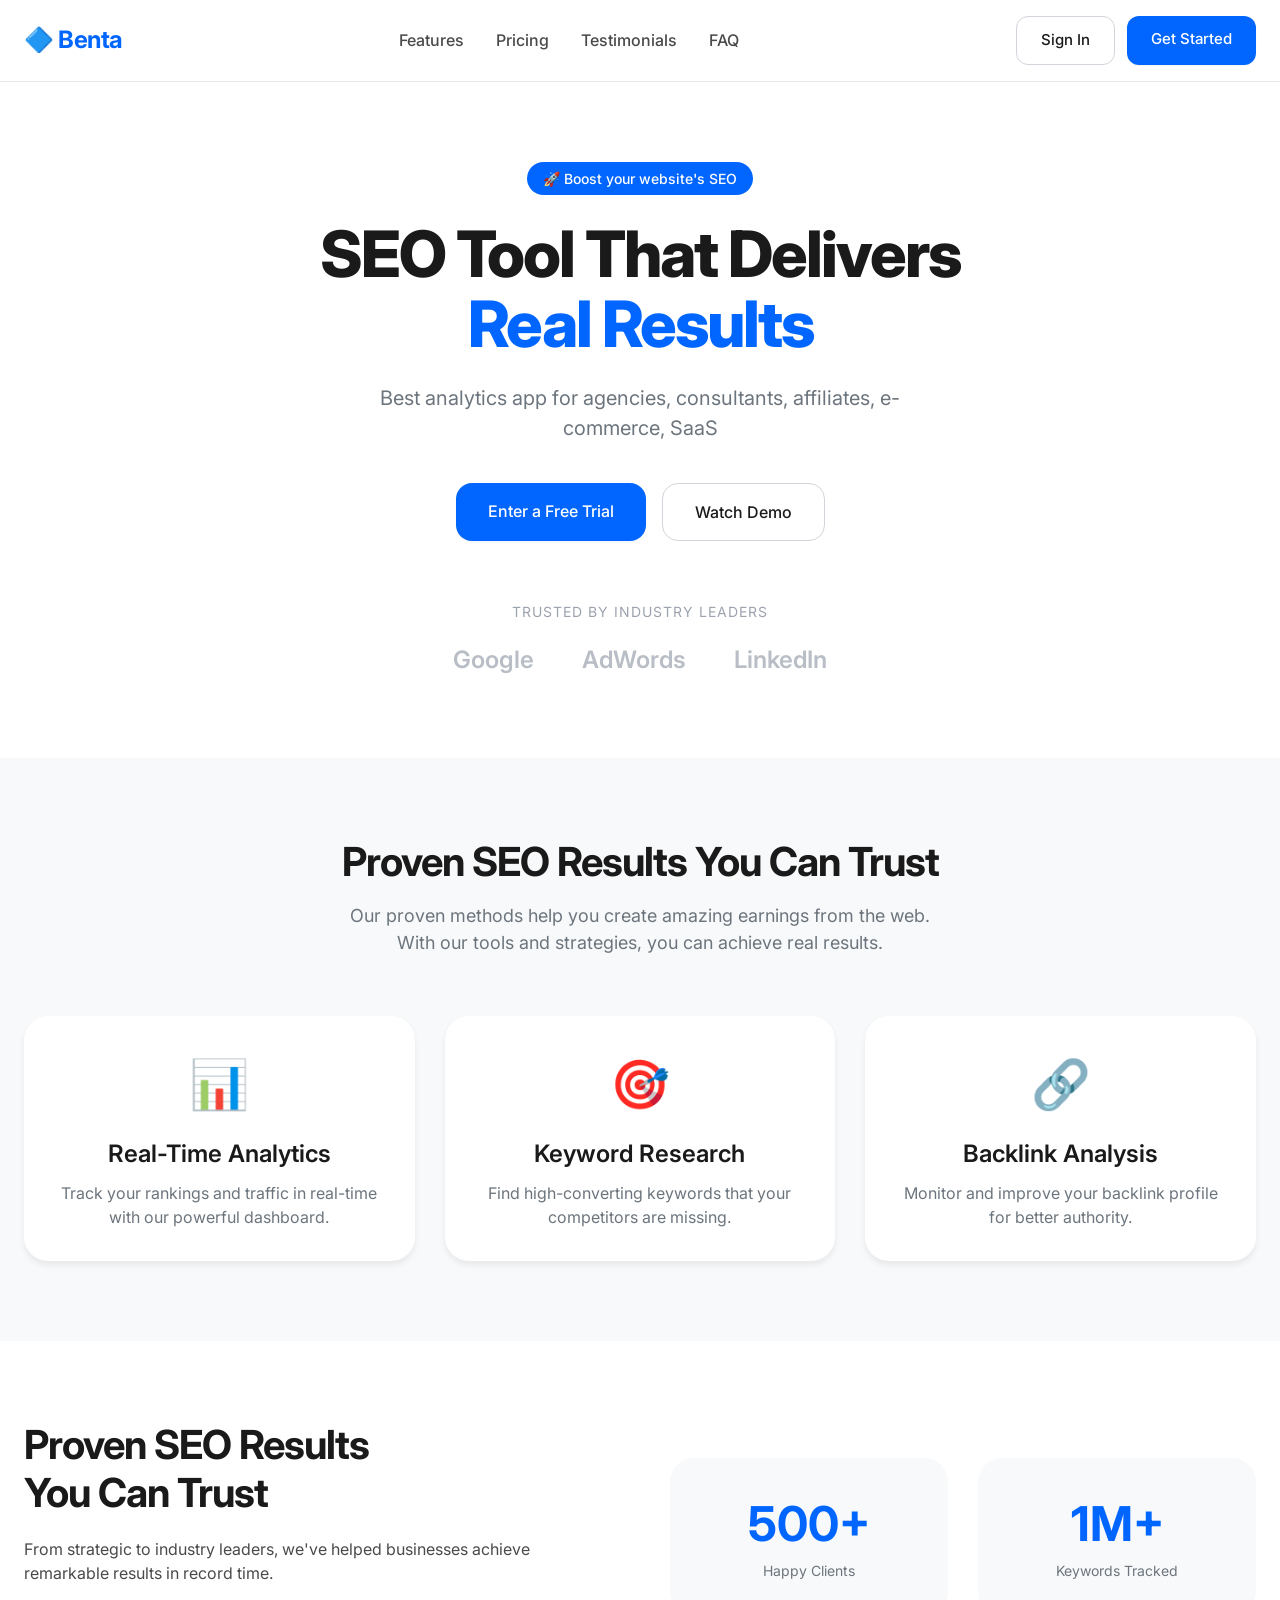
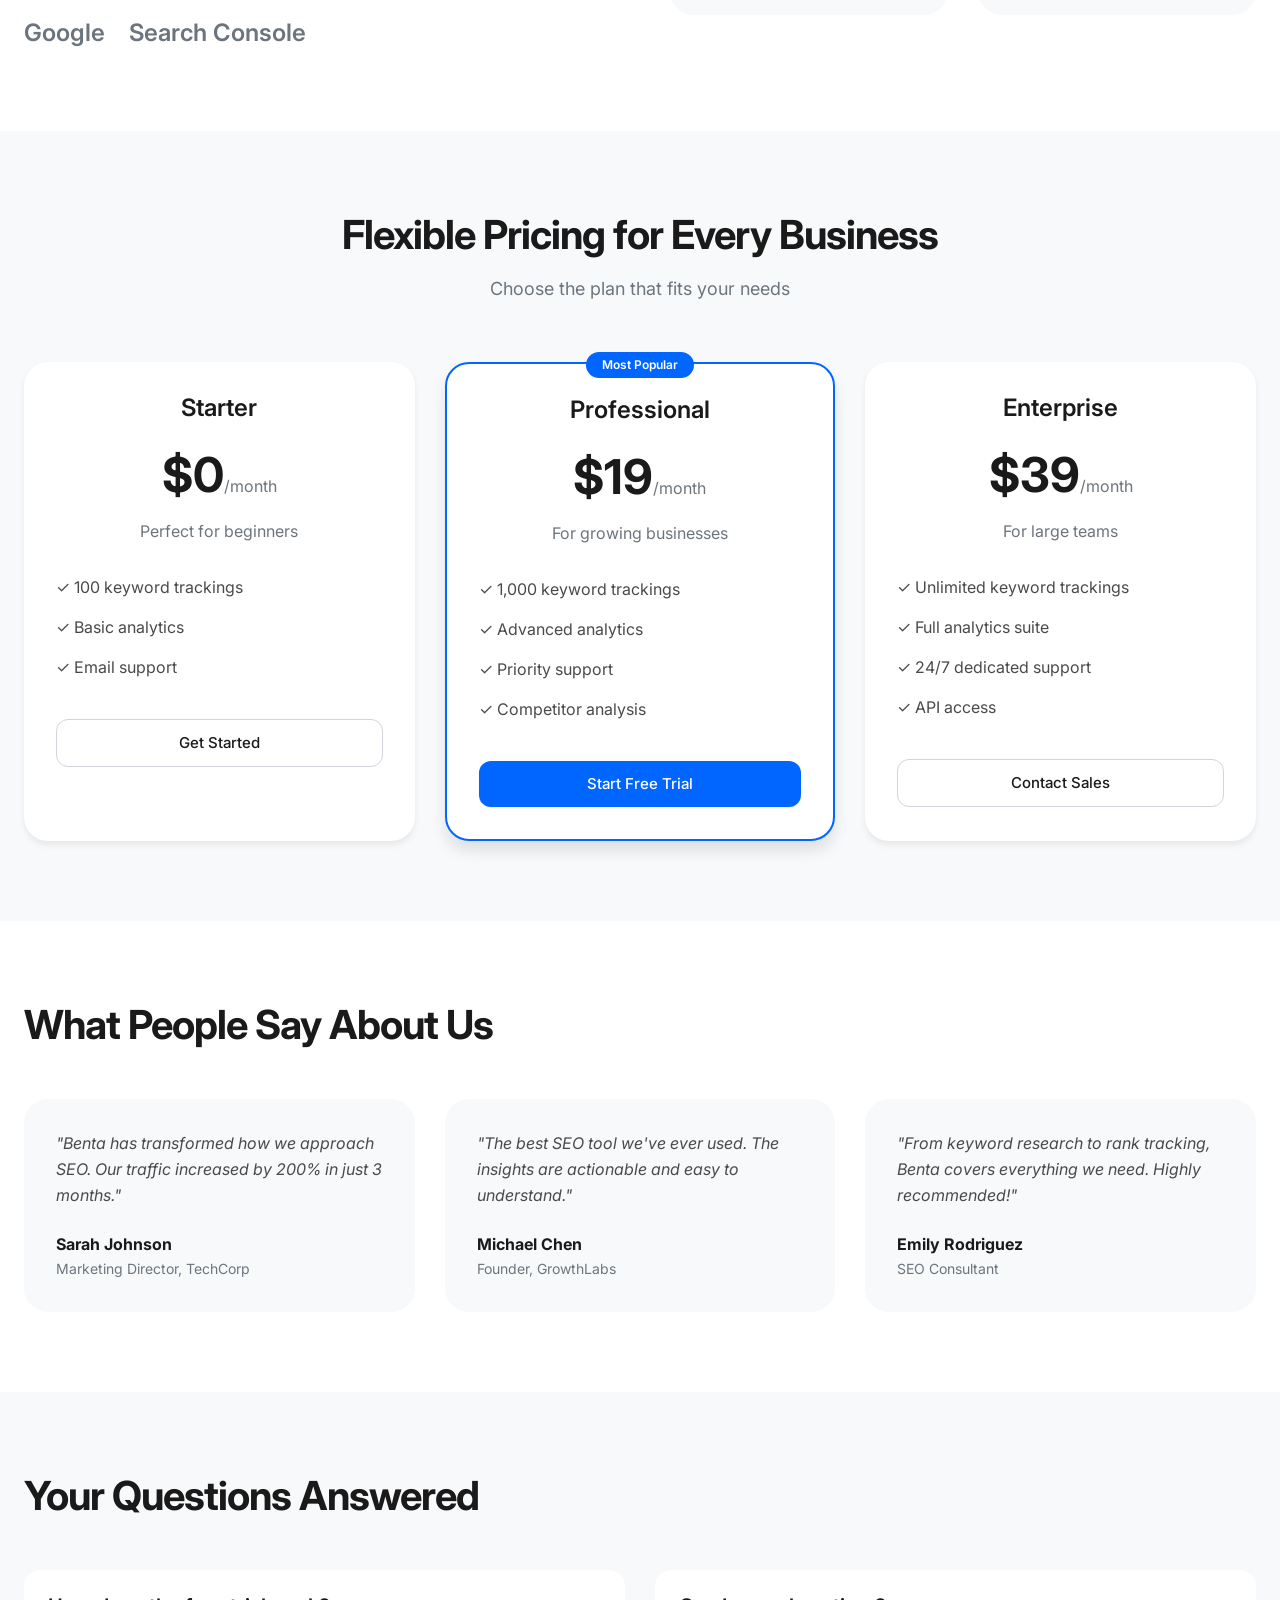
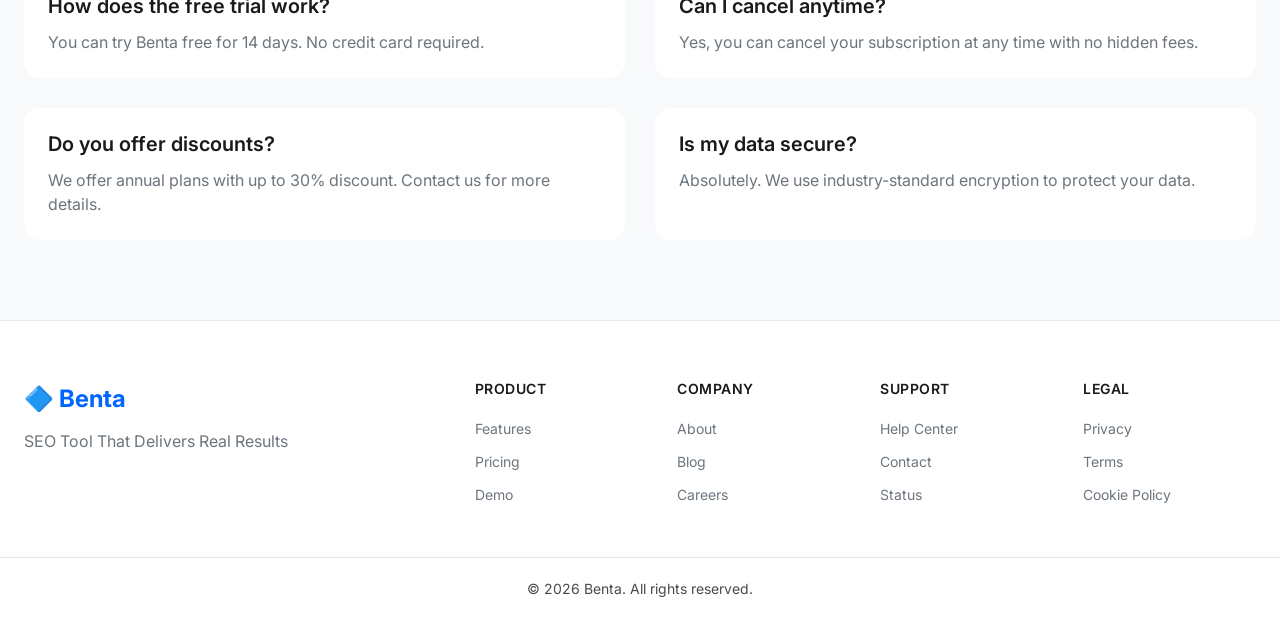
<file: index.html>
<!DOCTYPE html>
<html lang="th">
<head>
    <meta charset="UTF-8">
    <meta name="viewport" content="width=device-width, initial-scale=1.0">
    <title>Benta · SEO Tool That Delivers Real Results</title>
    
    <!-- Fonts -->
    <link href="https://fonts.googleapis.com/css2?family=Inter:wght@300;400;500;600;700;800&display=swap" rel="stylesheet">
    
    <!-- CSS -->
    <link rel="stylesheet" href="css/style.css">
</head>
<body>
    <!-- Navbar -->
    <nav class="navbar">
        <div class="container nav-container">
            <div class="nav-logo">🔷 Benta</div>
            <div class="nav-links">
                <a href="#">Features</a>
                <a href="#">Pricing</a>
                <a href="#">Testimonials</a>
                <a href="#">FAQ</a>
            </div>
            <div class="nav-buttons">
                <a href="login.html" class="btn btn-outline">Sign In</a>
                <a href="#" class="btn btn-primary">Get Started</a>
            </div>
        </div>
    </nav>

    <!-- Hero Section -->
    <section class="hero">
        <div class="container hero-container">
            <div class="hero-badge">🚀 Boost your website's SEO</div>
            <h1 class="hero-title">
                SEO Tool That Delivers<br>
                <span class="hero-title-highlight">Real Results</span>
            </h1>
            <p class="hero-description">
                Best analytics app for agencies, consultants, affiliates, e-commerce, SaaS
            </p>
            <div class="hero-buttons">
                <a href="#" class="btn btn-primary btn-large">Enter a Free Trial</a>
                <a href="#" class="btn btn-outline btn-large">Watch Demo</a>
            </div>
            
            <!-- Social Proof Logos -->
            <div class="hero-logos">
                <p class="logos-label">Trusted by industry leaders</p>
                <div class="logos-grid">
                    <span class="logo-item">Google</span>
                    <span class="logo-item">AdWords</span>
                    <span class="logo-item">LinkedIn</span>
                </div>
            </div>
        </div>
    </section>

    <!-- Proven Results Section -->
    <section class="proven">
        <div class="container proven-container">
            <div class="proven-header">
                <h2 class="section-title">Proven SEO Results You Can Trust</h2>
                <p class="section-subtitle">
                    Our proven methods help you create amazing earnings from the web.<br>
                    With our tools and strategies, you can achieve real results.
                </p>
            </div>
            <div class="proven-content">
                <div class="proven-card">
                    <div class="proven-icon">📊</div>
                    <h3>Real-Time Analytics</h3>
                    <p>Track your rankings and traffic in real-time with our powerful dashboard.</p>
                </div>
                <div class="proven-card">
                    <div class="proven-icon">🎯</div>
                    <h3>Keyword Research</h3>
                    <p>Find high-converting keywords that your competitors are missing.</p>
                </div>
                <div class="proven-card">
                    <div class="proven-icon">🔗</div>
                    <h3>Backlink Analysis</h3>
                    <p>Monitor and improve your backlink profile for better authority.</p>
                </div>
            </div>
        </div>
    </section>

    <!-- Trusted By -->
    <section class="trusted">
        <div class="container trusted-container">
            <div class="trusted-left">
                <h2 class="section-title">Proven SEO Results<br>You Can Trust</h2>
                <p>From strategic to industry leaders, we've helped businesses achieve remarkable results in record time.</p>
                <div class="trusted-partner">
                    <span class="partner-logo">Google</span>
                    <span class="partner-logo">Search Console</span>
                </div>
            </div>
            <div class="trusted-right">
                <div class="trusted-stat">
                    <span class="stat-number">500+</span>
                    <span class="stat-label">Happy Clients</span>
                </div>
                <div class="trusted-stat">
                    <span class="stat-number">1M+</span>
                    <span class="stat-label">Keywords Tracked</span>
                </div>
            </div>
        </div>
    </section>

    <!-- Pricing Section -->
    <section class="pricing">
        <div class="container pricing-container">
            <div class="pricing-header">
                <h2 class="section-title">Flexible Pricing for Every Business</h2>
                <p class="section-subtitle">Choose the plan that fits your needs</p>
            </div>
            <div class="pricing-grid">
                <!-- Plan 1 -->
                <div class="pricing-card">
                    <h3 class="plan-name">Starter</h3>
                    <div class="plan-price">$0<span class="plan-period">/month</span></div>
                    <p class="plan-description">Perfect for beginners</p>
                    <ul class="plan-features">
                        <li>✓ 100 keyword trackings</li>
                        <li>✓ Basic analytics</li>
                        <li>✓ Email support</li>
                    </ul>
                    <a href="#" class="btn btn-outline btn-block">Get Started</a>
                </div>
                <!-- Plan 2 -->
                <div class="pricing-card pricing-card-featured">
                    <div class="featured-badge">Most Popular</div>
                    <h3 class="plan-name">Professional</h3>
                    <div class="plan-price">$19<span class="plan-period">/month</span></div>
                    <p class="plan-description">For growing businesses</p>
                    <ul class="plan-features">
                        <li>✓ 1,000 keyword trackings</li>
                        <li>✓ Advanced analytics</li>
                        <li>✓ Priority support</li>
                        <li>✓ Competitor analysis</li>
                    </ul>
                    <a href="#" class="btn btn-primary btn-block">Start Free Trial</a>
                </div>
                <!-- Plan 3 -->
                <div class="pricing-card">
                    <h3 class="plan-name">Enterprise</h3>
                    <div class="plan-price">$39<span class="plan-period">/month</span></div>
                    <p class="plan-description">For large teams</p>
                    <ul class="plan-features">
                        <li>✓ Unlimited keyword trackings</li>
                        <li>✓ Full analytics suite</li>
                        <li>✓ 24/7 dedicated support</li>
                        <li>✓ API access</li>
                    </ul>
                    <a href="#" class="btn btn-outline btn-block">Contact Sales</a>
                </div>
            </div>
        </div>
    </section>

    <!-- Testimonials -->
    <section class="testimonials">
        <div class="container testimonials-container">
            <h2 class="section-title">What People Say About Us</h2>
            <div class="testimonials-grid">
                <div class="testimonial-card">
                    <p class="testimonial-text">"Benta has transformed how we approach SEO. Our traffic increased by 200% in just 3 months."</p>
                    <div class="testimonial-author">
                        <strong>Sarah Johnson</strong>
                        <span>Marketing Director, TechCorp</span>
                    </div>
                </div>
                <div class="testimonial-card">
                    <p class="testimonial-text">"The best SEO tool we've ever used. The insights are actionable and easy to understand."</p>
                    <div class="testimonial-author">
                        <strong>Michael Chen</strong>
                        <span>Founder, GrowthLabs</span>
                    </div>
                </div>
                <div class="testimonial-card">
                    <p class="testimonial-text">"From keyword research to rank tracking, Benta covers everything we need. Highly recommended!"</p>
                    <div class="testimonial-author">
                        <strong>Emily Rodriguez</strong>
                        <span>SEO Consultant</span>
                    </div>
                </div>
            </div>
        </div>
    </section>

    <!-- FAQ -->
    <section class="faq">
        <div class="container faq-container">
            <h2 class="section-title">Your Questions Answered</h2>
            <div class="faq-grid">
                <div class="faq-item">
                    <h4>How does the free trial work?</h4>
                    <p>You can try Benta free for 14 days. No credit card required.</p>
                </div>
                <div class="faq-item">
                    <h4>Can I cancel anytime?</h4>
                    <p>Yes, you can cancel your subscription at any time with no hidden fees.</p>
                </div>
                <div class="faq-item">
                    <h4>Do you offer discounts?</h4>
                    <p>We offer annual plans with up to 30% discount. Contact us for more details.</p>
                </div>
                <div class="faq-item">
                    <h4>Is my data secure?</h4>
                    <p>Absolutely. We use industry-standard encryption to protect your data.</p>
                </div>
            </div>
        </div>
    </section>

    <!-- Footer -->
    <footer class="footer">
        <div class="container footer-container">
            <div class="footer-brand">
                <div class="footer-logo">🔷 Benta</div>
                <p>SEO Tool That Delivers Real Results</p>
            </div>
            <div class="footer-links">
                <div class="footer-column">
                    <h5>Product</h5>
                    <a href="#">Features</a>
                    <a href="#">Pricing</a>
                    <a href="#">Demo</a>
                </div>
                <div class="footer-column">
                    <h5>Company</h5>
                    <a href="#">About</a>
                    <a href="#">Blog</a>
                    <a href="#">Careers</a>
                </div>
                <div class="footer-column">
                    <h5>Support</h5>
                    <a href="#">Help Center</a>
                    <a href="#">Contact</a>
                    <a href="#">Status</a>
                </div>
                <div class="footer-column">
                    <h5>Legal</h5>
                    <a href="#">Privacy</a>
                    <a href="#">Terms</a>
                    <a href="#">Cookie Policy</a>
                </div>
            </div>
        </div>
        <div class="footer-bottom">
            <div class="container">
                <p>&copy; 2026 Benta. All rights reserved.</p>
            </div>
        </div>
    </footer>
</body>
                            </html>
</file>
<file: css/style.css>
/* ============================================
   BENTA - Main Stylesheet
   Includes: Landing Page, Login, Dashboard
   ============================================ */

/* ========== CSS Variables ========== */
:root {
    /* Colors - Light Theme */
    --bg-primary: #ffffff;
    --bg-secondary: #f8f9fa;
    --bg-tertiary: #f1f3f5;
    
    --text-primary: #1a1a1a;
    --text-secondary: #4a4a4a;
    --text-muted: #6c757d;
    --text-light: #9ca3af;
    
    --accent-primary: #0066ff;
    --accent-primary-hover: #0052cc;
    --accent-secondary: #3b82f6;
    
    --border-light: #e5e7eb;
    --border-medium: #d1d5db;
    
    --success: #10b981;
    --warning: #f59e0b;
    --danger: #ef4444;
    
    --shadow-sm: 0 1px 2px rgba(0,0,0,0.05);
    --shadow-md: 0 4px 6px rgba(0,0,0,0.07);
    --shadow-lg: 0 10px 15px rgba(0,0,0,0.1);
    --shadow-xl: 0 20px 25px rgba(0,0,0,0.15);
    
    --radius-sm: 8px;
    --radius-md: 12px;
    --radius-lg: 16px;
    --radius-xl: 24px;
    --radius-full: 9999px;
}

/* ========== Reset & Base ========== */
* {
    margin: 0;
    padding: 0;
    box-sizing: border-box;
}

body {
    font-family: 'Inter', -apple-system, BlinkMacSystemFont, sans-serif;
    background: var(--bg-primary);
    color: var(--text-primary);
    line-height: 1.5;
    -webkit-font-smoothing: antialiased;
}

.container {
    max-width: 1280px;
    margin: 0 auto;
    padding: 0 24px;
}

/* ========== Typography ========== */
h1, h2, h3, h4, h5, h6 {
    font-weight: 600;
    line-height: 1.2;
}

h1 { font-size: 48px; letter-spacing: -1px; }
h2 { font-size: 36px; letter-spacing: -0.5px; }
h3 { font-size: 24px; }
h4 { font-size: 20px; }

p {
    color: var(--text-secondary);
}

a {
    text-decoration: none;
    color: inherit;
}

/* ========== Buttons ========== */
.btn {
    display: inline-block;
    padding: 12px 24px;
    font-size: 15px;
    font-weight: 500;
    border-radius: var(--radius-md);
    transition: all 0.2s ease;
    cursor: pointer;
    border: none;
    font-family: 'Inter', sans-serif;
    text-align: center;
}

.btn-primary {
    background: var(--accent-primary);
    color: white;
    box-shadow: var(--shadow-sm);
}

.btn-primary:hover {
    background: var(--accent-primary-hover);
    transform: translateY(-1px);
    box-shadow: var(--shadow-md);
}

.btn-outline {
    background: transparent;
    color: var(--text-primary);
    border: 1px solid var(--border-medium);
}

.btn-outline:hover {
    background: var(--bg-secondary);
    border-color: var(--text-muted);
}

.btn-large {
    padding: 16px 32px;
    font-size: 16px;
    border-radius: var(--radius-lg);
}

.btn-small {
    padding: 8px 16px;
    font-size: 14px;
}

.btn-block {
    display: block;
    width: 100%;
}

/* ========== Navbar ========== */
.navbar {
    background: var(--bg-primary);
    border-bottom: 1px solid var(--border-light);
    padding: 16px 0;
    position: sticky;
    top: 0;
    z-index: 100;
}

.nav-container {
    display: flex;
    align-items: center;
    justify-content: space-between;
}

.nav-logo {
    font-size: 24px;
    font-weight: 700;
    color: var(--accent-primary);
    letter-spacing: -0.5px;
}

.nav-links {
    display: flex;
    gap: 32px;
}

.nav-links a {
    color: var(--text-secondary);
    font-weight: 500;
    transition: color 0.2s;
}

.nav-links a:hover,
.nav-links a.active {
    color: var(--accent-primary);
}

.nav-buttons {
    display: flex;
    gap: 12px;
}

/* ========== Hero Section ========== */
.hero {
    padding: 80px 0;
    text-align: center;
}

.hero-container {
    max-width: 900px;
}

.hero-badge {
    display: inline-block;
    background: var(--accent-primary);
    color: white;
    padding: 6px 16px;
    border-radius: var(--radius-full);
    font-size: 14px;
    font-weight: 500;
    margin-bottom: 24px;
}

.hero-title {
    font-size: 64px;
    font-weight: 800;
    letter-spacing: -2px;
    margin-bottom: 24px;
    line-height: 1.1;
}

.hero-title-highlight {
    color: var(--accent-primary);
}

.hero-description {
    font-size: 20px;
    color: var(--text-muted);
    margin-bottom: 40px;
    max-width: 600px;
    margin-left: auto;
    margin-right: auto;
}

.hero-buttons {
    display: flex;
    gap: 16px;
    justify-content: center;
    margin-bottom: 60px;
}

.hero-logos {
    margin-top: 40px;
}

.logos-label {
    font-size: 14px;
    color: var(--text-light);
    text-transform: uppercase;
    letter-spacing: 1px;
    margin-bottom: 20px;
}

.logos-grid {
    display: flex;
    justify-content: center;
    gap: 48px;
}

.logo-item {
    font-size: 24px;
    font-weight: 600;
    color: var(--text-light);
    opacity: 0.7;
}

/* ========== Proven Section ========== */
.proven {
    padding: 80px 0;
    background: var(--bg-secondary);
}

.proven-header {
    text-align: center;
    margin-bottom: 60px;
}

.section-title {
    font-size: 40px;
    font-weight: 700;
    letter-spacing: -1px;
    margin-bottom: 16px;
}

.section-subtitle {
    font-size: 18px;
    color: var(--text-muted);
    max-width: 600px;
    margin: 0 auto;
}

.proven-content {
    display: grid;
    grid-template-columns: repeat(3, 1fr);
    gap: 30px;
}

.proven-card {
    background: var(--bg-primary);
    padding: 32px;
    border-radius: var(--radius-xl);
    box-shadow: var(--shadow-md);
    text-align: center;
    transition: transform 0.2s, box-shadow 0.2s;
}

.proven-card:hover {
    transform: translateY(-4px);
    box-shadow: var(--shadow-lg);
}

.proven-icon {
    font-size: 48px;
    margin-bottom: 20px;
}

.proven-card h3 {
    margin-bottom: 12px;
}

.proven-card p {
    color: var(--text-muted);
}

/* ========== Trusted Section ========== */
.trusted {
    padding: 80px 0;
}

.trusted-container {
    display: grid;
    grid-template-columns: 1fr 1fr;
    gap: 60px;
    align-items: center;
}

.trusted-left .section-title {
    margin-bottom: 20px;
}

.trusted-partner {
    display: flex;
    gap: 24px;
    margin-top: 30px;
}

.partner-logo {
    font-size: 24px;
    font-weight: 600;
    color: var(--text-muted);
}

.trusted-right {
    display: grid;
    grid-template-columns: 1fr 1fr;
    gap: 30px;
}

.trusted-stat {
    text-align: center;
    padding: 30px;
    background: var(--bg-secondary);
    border-radius: var(--radius-xl);
}

.stat-number {
    display: block;
    font-size: 48px;
    font-weight: 700;
    color: var(--accent-primary);
}

.stat-label {
    color: var(--text-muted);
    font-size: 16px;
}

/* ========== Pricing Section ========== */
.pricing {
    padding: 80px 0;
    background: var(--bg-secondary);
}

.pricing-header {
    text-align: center;
    margin-bottom: 60px;
}

.pricing-grid {
    display: grid;
    grid-template-columns: repeat(3, 1fr);
    gap: 30px;
}

.pricing-card {
    background: var(--bg-primary);
    padding: 32px;
    border-radius: var(--radius-xl);
    box-shadow: var(--shadow-md);
    text-align: center;
    position: relative;
    transition: transform 0.2s;
}

.pricing-card:hover {
    transform: translateY(-4px);
}

.pricing-card-featured {
    border: 2px solid var(--accent-primary);
    box-shadow: var(--shadow-lg);
}

.featured-badge {
    position: absolute;
    top: -12px;
    left: 50%;
    transform: translateX(-50%);
    background: var(--accent-primary);
    color: white;
    padding: 4px 16px;
    border-radius: var(--radius-full);
    font-size: 12px;
    font-weight: 600;
}

.plan-name {
    font-size: 24px;
    margin-bottom: 16px;
}

.plan-price {
    font-size: 48px;
    font-weight: 700;
    color: var(--text-primary);
    margin-bottom: 8px;
}

.plan-period {
    font-size: 16px;
    font-weight: 400;
    color: var(--text-muted);
}

.plan-description {
    color: var(--text-muted);
    margin-bottom: 24px;
}

.plan-features {
    list-style: none;
    text-align: left;
    margin-bottom: 32px;
}

.plan-features li {
    padding: 8px 0;
    color: var(--text-secondary);
}

/* ========== Testimonials ========== */
.testimonials {
    padding: 80px 0;
}

.testimonials-grid {
    display: grid;
    grid-template-columns: repeat(3, 1fr);
    gap: 30px;
    margin-top: 50px;
}

.testimonial-card {
    background: var(--bg-secondary);
    padding: 32px;
    border-radius: var(--radius-xl);
}

.testimonial-text {
    font-size: 16px;
    line-height: 1.6;
    margin-bottom: 24px;
    font-style: italic;
}

.testimonial-author strong {
    display: block;
    color: var(--text-primary);
}

.testimonial-author span {
    font-size: 14px;
    color: var(--text-muted);
}

/* ========== FAQ ========== */
.faq {
    padding: 80px 0;
    background: var(--bg-secondary);
}

.faq-grid {
    display: grid;
    grid-template-columns: repeat(2, 1fr);
    gap: 30px;
    margin-top: 50px;
}

.faq-item {
    background: var(--bg-primary);
    padding: 24px;
    border-radius: var(--radius-lg);
}

.faq-item h4 {
    margin-bottom: 12px;
}

.faq-item p {
    color: var(--text-muted);
}

/* ========== Footer ========== */
.footer {
    background: var(--bg-primary);
    border-top: 1px solid var(--border-light);
    padding: 60px 0 20px;
}

.footer-container {
    display: grid;
    grid-template-columns: 1fr 2fr;
    gap: 60px;
    margin-bottom: 40px;
}

.footer-logo {
    font-size: 24px;
    font-weight: 700;
    color: var(--accent-primary);
    margin-bottom: 12px;
}

.footer-brand p {
    color: var(--text-muted);
}

.footer-links {
    display: grid;
    grid-template-columns: repeat(4, 1fr);
    gap: 30px;
}

.footer-column h5 {
    font-size: 14px;
    text-transform: uppercase;
    letter-spacing: 0.5px;
    margin-bottom: 20px;
    color: var(--text-primary);
}

.footer-column a {
    display: block;
    color: var(--text-muted);
    font-size: 14px;
    margin-bottom: 12px;
    transition: color 0.2s;
}

.footer-column a:hover {
    color: var(--accent-primary);
}

.footer-bottom {
    text-align: center;
    padding-top: 20px;
    border-top: 1px solid var(--border-light);
    color: var(--text-muted);
    font-size: 14px;
}

/* ========== Auth Pages (Login/Signup) ========== */
.auth-page {
    background: var(--bg-secondary);
    min-height: 100vh;
    display: flex;
    align-items: center;
}

.auth-container {
    width: 100%;
    max-width: 440px;
    margin: 0 auto;
    padding: 24px;
}

.auth-card {
    background: var(--bg-primary);
    border-radius: var(--radius-xl);
    padding: 40px;
    box-shadow: var(--shadow-lg);
    border: 1px solid var(--border-light);
}

.auth-logo {
    display: block;
    font-size: 28px;
    font-weight: 700;
    color: var(--accent-primary);
    text-align: center;
    margin-bottom: 32px;
}

.auth-title {
    font-size: 28px;
    font-weight: 700;
    text-align: center;
    margin-bottom: 8px;
}

.auth-subtitle {
    text-align: center;
    color: var(--text-muted);
    margin-bottom: 32px;
}

.auth-btn {
    width: 100%;
    padding: 14px;
    font-size: 15px;
    font-weight: 500;
    border-radius: var(--radius-md);
    border: none;
    cursor: pointer;
    transition: all 0.2s;
    font-family: 'Inter', sans-serif;
    display: flex;
    align-items: center;
    justify-content: center;
    gap: 10px;
}

.auth-btn-primary {
    background: var(--accent-primary);
    color: white;
}

.auth-btn-primary:hover {
    background: var(--accent-primary-hover);
}

.auth-btn-google {
    background: var(--bg-primary);
    color: var(--text-primary);
    border: 1px solid var(--border-medium);
}

.auth-btn-google:hover {
    background: var(--bg-secondary);
}

.auth-btn-outline {
    background: transparent;
    color: var(--text-primary);
    border: 1px solid var(--border-medium);
}

.auth-divider {
    display: flex;
    align-items: center;
    text-align: center;
    margin: 24px 0;
    color: var(--text-light);
}

.auth-divider::before,
.auth-divider::after {
    content: '';
    flex: 1;
    border-bottom: 1px solid var(--border-light);
}

.auth-divider span {
    padding: 0 12px;
    font-size: 14px;
}

.auth-form {
    margin-top: 8px;
}

.form-group {
    margin-bottom: 20px;
}

.form-group label {
    display: block;
    font-size: 14px;
    font-weight: 500;
    margin-bottom: 6px;
    color: var(--text-primary);
}

.form-group input {
    width: 100%;
    padding: 14px 16px;
    font-size: 15px;
    border: 1px solid var(--border-medium);
    border-radius: var(--radius-md);
    font-family: 'Inter', sans-serif;
    transition: border 0.2s, box-shadow 0.2s;
}

.form-group input:focus {
    outline: none;
    border-color: var(--accent-primary);
    box-shadow: 0 0 0 4px rgba(0, 102, 255, 0.1);
}

.auth-error {
    color: var(--danger);
    font-size: 14px;
    margin-top: 12px;
    text-align: center;
}

.auth-switch {
    text-align: center;
    margin-top: 24px;
    color: var(--text-muted);
}

.auth-switch a {
    color: var(--accent-primary);
    font-weight: 500;
}

.auth-footer-link {
    display: block;
    text-align: center;
    margin-top: 24px;
    color: var(--text-muted);
    font-size: 14px;
}

.auth-footer {
    text-align: center;
    margin-top: 24px;
    color: var(--text-light);
    font-size: 14px;
}

.auth-profile {
    text-align: center;
}

.auth-avatar {
    width: 80px;
    height: 80px;
    border-radius: 50%;
    margin-bottom: 16px;
    border: 3px solid var(--border-light);
}

.auth-profile h3 {
    margin-bottom: 4px;
}

.auth-profile p {
    margin-bottom: 24px;
}

/* ========== Dashboard ========== */
.dashboard-page {
    background: var(--bg-secondary);
}

.dashboard-navbar {
    background: var(--bg-primary);
    border-bottom: 1px solid var(--border-light);
}

.nav-user {
    position: relative;
}

.user-profile-trigger {
    display: flex;
    align-items: center;
    gap: 10px;
    cursor: pointer;
    padding: 6px 12px;
    border-radius: var(--radius-md);
    transition: background 0.2s;
}

.user-profile-trigger:hover {
    background: var(--bg-secondary);
}

.user-avatar-small {
    width: 36px;
    height: 36px;
    border-radius: 50%;
    object-fit: cover;
}

.dropdown-arrow {
    font-size: 12px;
    color: var(--text-muted);
}

.user-dropdown {
    position: absolute;
    top: calc(100% + 8px);
    right: 0;
    background: var(--bg-primary);
    border: 1px solid var(--border-light);
    border-radius: var(--radius-md);
    box-shadow: var(--shadow-lg);
    min-width: 180px;
    z-index: 200;
}

.user-dropdown a {
    display: block;
    padding: 12px 16px;
    color: var(--text-primary);
    transition: background 0.2s;
}

.user-dropdown a:hover {
    background: var(--bg-secondary);
}

.user-dropdown.hidden {
    display: none;
}

.dashboard-main {
    padding: 40px 0;
}

.welcome-section {
    margin-bottom: 32px;
}

.welcome-section h1 {
    font-size: 32px;
    margin-bottom: 8px;
}

.stats-grid {
    display: grid;
    grid-template-columns: repeat(4, 1fr);
    gap: 24px;
    margin-bottom: 40px;
}

.stat-card {
    background: var(--bg-primary);
    padding: 24px;
    border-radius: var(--radius-lg);
    box-shadow: var(--shadow-sm);
    display: flex;
    align-items: flex-start;
    gap: 16px;
    border: 1px solid var(--border-light);
}

.stat-icon {
    font-size: 28px;
}

.stat-content {
    flex: 1;
}

.stat-label {
    display: block;
    font-size: 14px;
    color: var(--text-muted);
    margin-bottom: 4px;
}

.stat-value {
    display: block;
    font-size: 32px;
    font-weight: 700;
    color: var(--text-primary);
}

.stat-change {
    font-size: 13px;
    font-weight: 500;
}

.stat-change.positive {
    color: var(--success);
}

.quick-actions {
    margin-bottom: 40px;
}

.quick-actions h2 {
    font-size: 24px;
    margin-bottom: 24px;
}

.actions-grid {
    display: grid;
    grid-template-columns: repeat(3, 1fr);
    gap: 24px;
}

.action-card {
    background: var(--bg-primary);
    padding: 28px;
    border-radius: var(--radius-lg);
    box-shadow: var(--shadow-sm);
    border: 1px solid var(--border-light);
    text-align: center;
}

.action-icon {
    font-size: 40px;
    margin-bottom: 16px;
}

.action-card h3 {
    margin-bottom: 8px;
}

.action-card p {
    font-size: 14px;
    margin-bottom: 20px;
}

.recent-activity h2 {
    font-size: 24px;
    margin-bottom: 24px;
}

.activity-list {
    background: var(--bg-primary);
    border-radius: var(--radius-lg);
    border: 1px solid var(--border-light);
    padding: 8px 0;
}

.activity-item {
    display: flex;
    align-items: center;
    gap: 16px;
    padding: 16px 24px;
    border-bottom: 1px solid var(--border-light);
}

.activity-item:last-child {
    border-bottom: none;
}

.activity-icon {
    font-size: 24px;
}

.activity-content p {
    margin-bottom: 4px;
}

.activity-time {
    font-size: 13px;
    color: var(--text-light);
}

/* ========== Responsive ========== */
@media (max-width: 1024px) {
    .stats-grid {
        grid-template-columns: repeat(2, 1fr);
    }
    
    .pricing-grid,
    .testimonials-grid,
    .actions-grid {
        grid-template-columns: repeat(2, 1fr);
    }
    
    .footer-container {
        grid-template-columns: 1fr;
        gap: 30px;
    }
}

@media (max-width: 768px) {
    h1 { font-size: 36px; }
    h2 { font-size: 28px; }
    
    .hero-title {
        font-size: 42px;
    }
    
    .nav-links {
        display: none;
    }
    
    .proven-content,
    .trusted-container,
    .pricing-grid,
    .testimonials-grid,
    .actions-grid,
    .faq-grid,
    .stats-grid {
        grid-template-columns: 1fr;
    }
    
    .footer-links {
        grid-template-columns: repeat(2, 1fr);
    }
    
    .logos-grid {
        flex-wrap: wrap;
        gap: 24px;
    }
    
    .auth-card {
        padding: 24px;
    }
}

@media (max-width: 480px) {
    .container {
        padding: 0 16px;
    }
    
    .hero-buttons {
        flex-direction: column;
    }
    
    .nav-buttons .btn-outline {
        display: none;
    }
    
    .footer-links {
        grid-template-columns: 1fr;
    }
}

/* ========== Utilities ========== */
.hidden {
    display: none !important;
}

.text-center { text-align: center; }
.text-muted { color: var(--text-muted); }
.mt-20 { margin-top: 20px; }
.mb-20 { margin-bottom: 20px; }
</file>
